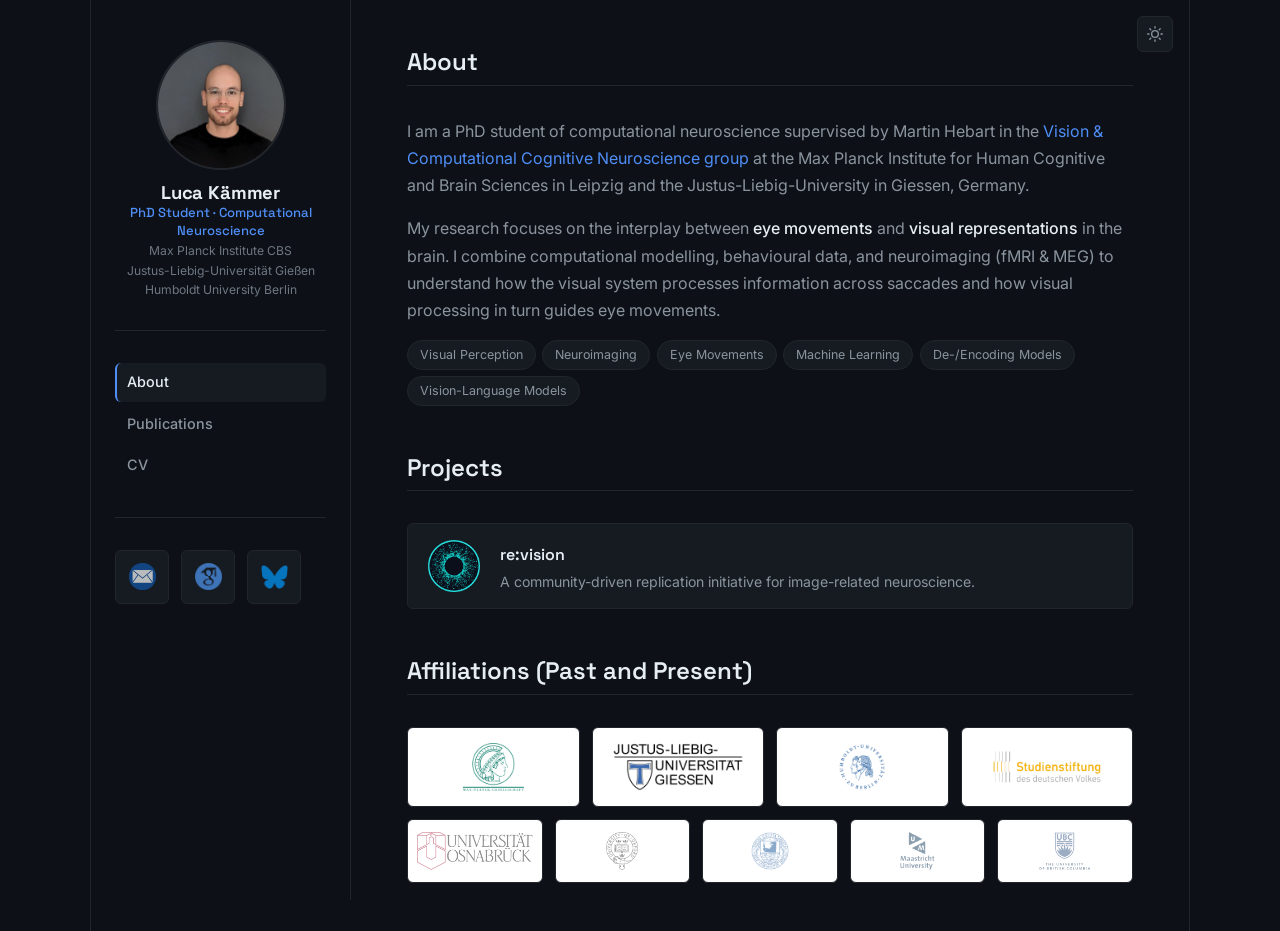
<file: index.html>
<!DOCTYPE html>
<html lang="en">
<head>
  <meta charset="UTF-8">
  <meta name="viewport" content="width=device-width, initial-scale=1.0">
  <title>Luca Kämmer — Computational Neuroscience</title>
  <meta name="description" content="PhD student in computational neuroscience at MPI CBS, Justus-Liebig-Universität Gießen, and Humboldt University Berlin.">
  <meta name="keywords" content="Luca Kämmer, Luca Kaemmer, Luca Kammer, computational neuroscience, MPI CBS, Hebart Lab, eye movements, fMRI, MEG, visual perception">
  <meta name="author" content="Luca Kämmer">
  <link rel="canonical" href="https://lucakaemmer.github.io/">
  <meta property="og:type" content="website">
  <meta property="og:url" content="https://lucakaemmer.github.io/">
  <meta property="og:title" content="Luca Kämmer — Computational Neuroscience">
  <meta property="og:description" content="PhD student in computational neuroscience at MPI CBS, Justus-Liebig-Universität Gießen, and Humboldt University Berlin.">
  <meta property="og:site_name" content="Luca Kämmer">
  <script type="application/ld+json">
  {
    "@context": "https://schema.org",
    "@type": "Person",
    "name": "Luca Kämmer",
    "alternateName": ["Luca Kaemmer", "Luca Kammer"],
    "url": "https://lucakaemmer.github.io",
    "email": "lucakaemmer@gmx.de",
    "jobTitle": "PhD Student",
    "description": "PhD student in computational neuroscience studying the interplay between eye movements and object representations using fMRI, MEG, and computational modelling.",
    "affiliation": [
      {"@type": "Organization", "name": "Max Planck Institute for Human Cognitive and Brain Sciences"},
      {"@type": "Organization", "name": "Justus-Liebig-Universität Gießen"},
      {"@type": "Organization", "name": "Humboldt University Berlin"}
    ],
    "knowsAbout": ["Computational Neuroscience", "Visual Perception", "fMRI", "MEG", "Eye Movements", "Machine Learning"],
    "sameAs": [
      "https://scholar.google.com/citations?user=UzZ-Sy4AAAAJ",
      "https://bsky.app/profile/lucakaemmer.bsky.social"
    ]
  }
  </script>
  <link rel="preconnect" href="https://fonts.googleapis.com">
  <link rel="preconnect" href="https://fonts.gstatic.com" crossorigin>
  <link href="https://fonts.googleapis.com/css2?family=Space+Grotesk:wght@400;500;600;700&family=Inter:ital,wght@0,400;0,500;1,400&display=swap" rel="stylesheet">
  <link rel="stylesheet" href="style.css">
  <script src="theme.js"></script>
</head>
<body>
<div class="layout">
<button id="theme-toggle" aria-label="Toggle light/dark mode">
  <svg class="icon-sun" xmlns="http://www.w3.org/2000/svg" width="16" height="16" viewBox="0 0 24 24" fill="none" stroke="currentColor" stroke-width="2" stroke-linecap="round" stroke-linejoin="round"><circle cx="12" cy="12" r="5"/><line x1="12" y1="1" x2="12" y2="3"/><line x1="12" y1="21" x2="12" y2="23"/><line x1="4.22" y1="4.22" x2="5.64" y2="5.64"/><line x1="18.36" y1="18.36" x2="19.78" y2="19.78"/><line x1="1" y1="12" x2="3" y2="12"/><line x1="21" y1="12" x2="23" y2="12"/><line x1="4.22" y1="19.78" x2="5.64" y2="18.36"/><line x1="18.36" y1="5.64" x2="19.78" y2="4.22"/></svg>
  <svg class="icon-moon" xmlns="http://www.w3.org/2000/svg" width="16" height="16" viewBox="0 0 24 24" fill="none" stroke="currentColor" stroke-width="2" stroke-linecap="round" stroke-linejoin="round"><path d="M21 12.79A9 9 0 1 1 11.21 3 7 7 0 0 0 21 12.79z"/></svg>
</button>

  <!-- Sidebar -->
  <aside class="sidebar">
    <div class="sidebar-profile">
      <img src="image.png" alt="Luca Kämmer" class="sidebar-photo">
      <div>
        <h1 class="sidebar-name">Luca Kämmer</h1>
        <p class="sidebar-title">PhD Student · Computational Neuroscience</p>
        <div class="sidebar-affiliations">
          <span>Max Planck Institute CBS</span>
          <span>Justus-Liebig-Universität Gießen</span>
          <span>Humboldt University Berlin</span>
        </div>
      </div>
    </div>

    <div class="sidebar-divider"></div>

    <nav class="sidebar-nav">
      <ul>
        <li><a href="index.html" class="active">About</a></li>
        <li><a href="publications.html">Publications</a></li>
        <li><a href="cv.html">CV</a></li>
      </ul>
    </nav>

    <div class="sidebar-divider"></div>

    <div class="sidebar-links">
      <a href="mailto:lucakaemmer@gmx.de" class="sidebar-icon-link" title="Email">
        <img src="icons/email.png" alt="Email">
      </a>
      <a href="https://scholar.google.com/citations?user=UzZ-Sy4AAAAJ&hl=en" class="sidebar-icon-link" target="_blank" rel="noopener" title="Google Scholar">
        <img src="icons/scholar.png" alt="Google Scholar">
      </a>
      <a href="https://bsky.app/profile/lucakaemmer.bsky.social" class="sidebar-icon-link" target="_blank" rel="noopener" title="Bluesky">
        <img src="icons/bluesky.png" alt="Bluesky">
      </a>
    </div>

  </aside>

  <!-- Main content -->
  <main class="content">
    <section class="section">
      <h2 class="section-title">About</h2>
      <div class="about-text">
        <p>
          I am a PhD student of computational neuroscience supervised by Martin Hebart in the 
          <a href="https://hebartlab.com/" target="_blank" rel="noopener">Vision &amp; Computational Cognitive Neuroscience group</a>
          at the Max Planck Institute for Human Cognitive and Brain Sciences in Leipzig and the Justus-Liebig-University in Giessen, Germany.
        </p>
        <p>
          My research focuses on the interplay between <strong>eye movements</strong> and <strong>visual representations</strong> in the brain. 
          I combine computational modelling, behavioural data, and neuroimaging (fMRI &amp; MEG) to understand how the visual
          system processes information across saccades and how visual processing in turn guides eye movements.
        </p>
        <div class="tag-group">
          <span class="tag">Visual Perception</span>
          <span class="tag">Neuroimaging</span>
          <span class="tag">Eye Movements</span>
          <span class="tag">Machine Learning</span>
          <span class="tag">De-/Encoding Models</span>
          <span class="tag">Vision-Language Models</span>
        </div>
      </div>
    </section>

    <section class="section">
      <h2 class="section-title">Projects</h2>
      <div class="project-grid">
        <a href="https://re-vision-initiative.org/" class="project-card" target="_blank" rel="noopener">
          <img src="logos_new/revision-logo.png" alt="re:vision logo" class="project-icon">
          <div class="project-info">
            <span class="project-name">re:vision</span>
            <span class="project-desc">A community-driven replication initiative for image-related neuroscience.</span>
          </div>
        </a>
      </div>
    </section>

    <section class="section">
      <h2 class="section-title">Affiliations (Past and Present)</h2>
      <div class="affil-grid affil-grid--primary">
        <div class="affil-box"><img src="logos_new/mpi.png" alt="Max Planck Institute CBS"></div>
        <div class="affil-box"><img src="logos_new/JLU.png" alt="Justus-Liebig-Universität Gießen"></div>
        <div class="affil-box"><img src="logos_new/hu_berlin.png" alt="Humboldt University Berlin"></div>
        <div class="affil-box"><img src="logos_new/studienstiftung.png" alt="Studienstiftung des deutschen Volkes"></div>
      </div>
      <div class="affil-grid affil-grid--secondary">
        <div class="affil-box affil-box--dim"><img src="logos_new/osna.png" alt="University of Osnabrück"></div>
        <div class="affil-box affil-box--dim"><img src="logos_new/oxford.png" alt="University of Oxford"></div>
        <div class="affil-box affil-box--dim"><img src="logos_new/fu_Berlin.png" alt="Freie Universität Berlin"></div>
        <div class="affil-box affil-box--dim"><img src="logos_new/maastricht.png" alt="Maastricht University"></div>
        <div class="affil-box affil-box--dim"><img src="logos_new/ubc.png" alt="University of British Columbia"></div>
      </div>
    </section>
  </main>

</div>
</div>
</body>
</html>
</file>
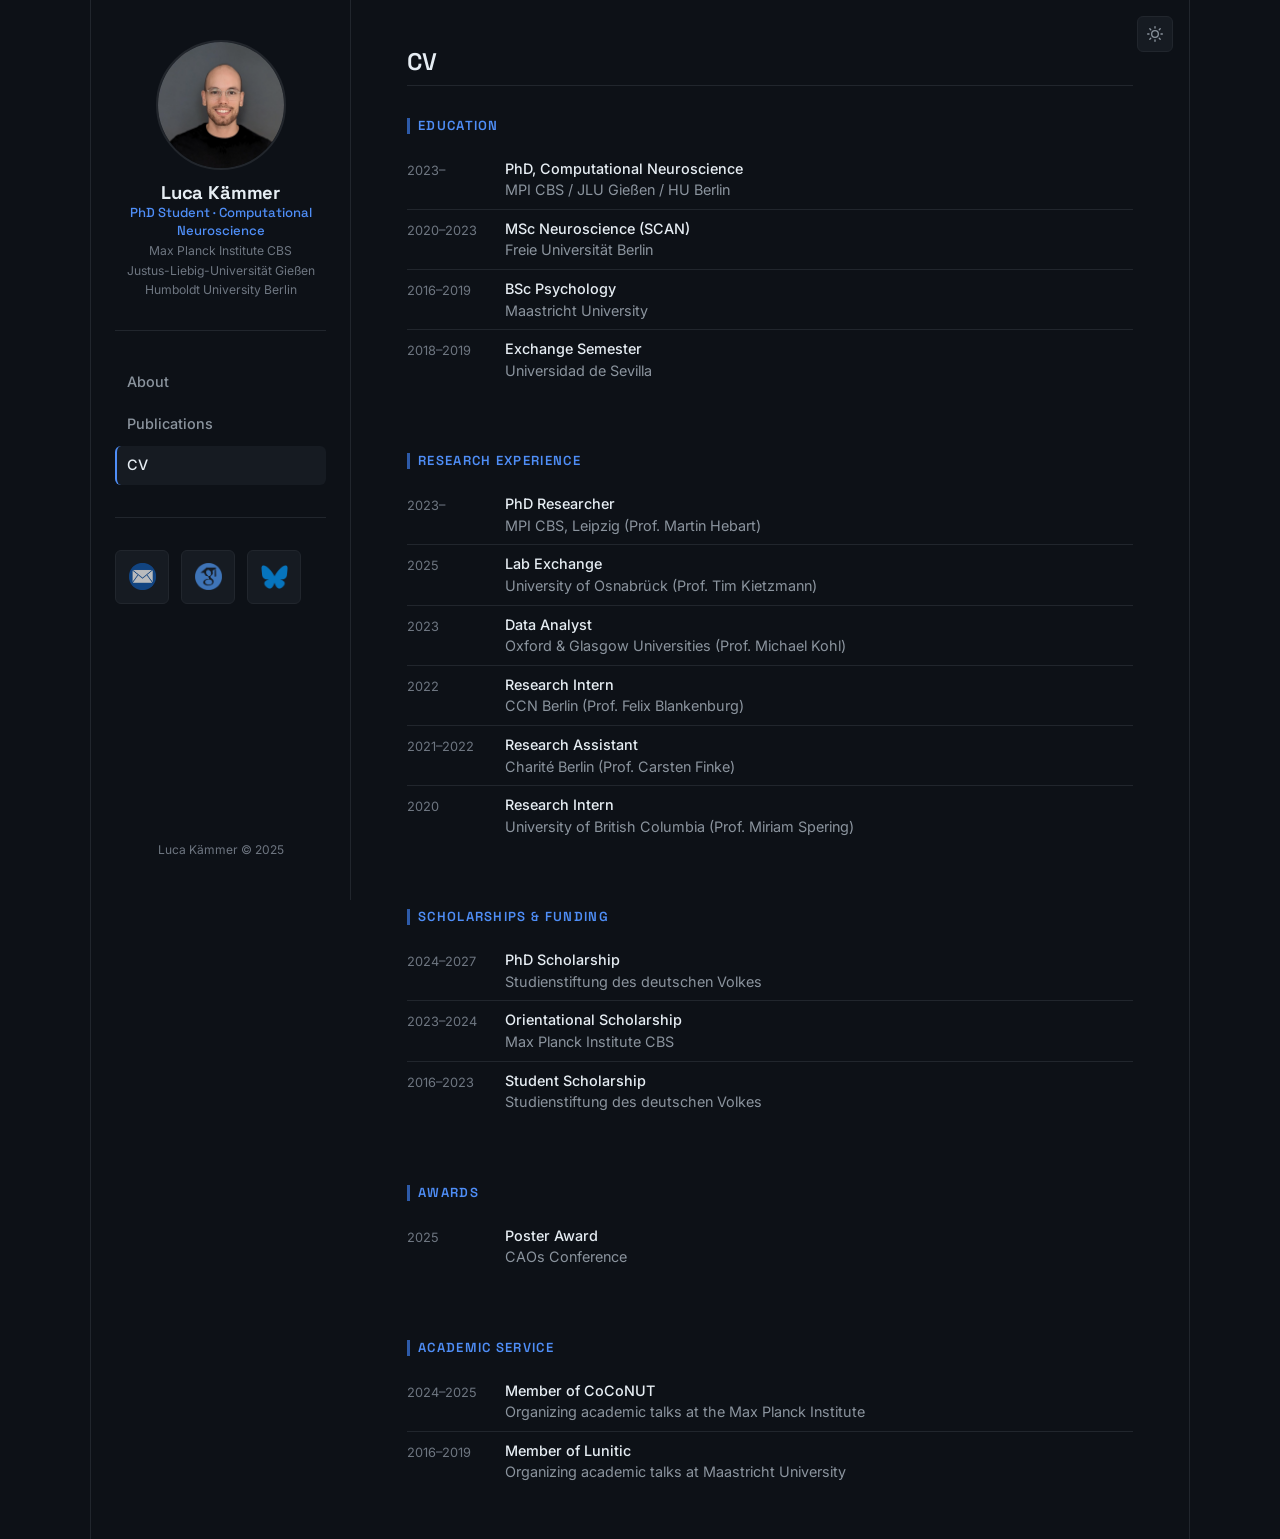
<file: cv.html>
<!DOCTYPE html>
<html lang="en">
<head>
  <meta charset="UTF-8">
  <meta name="viewport" content="width=device-width, initial-scale=1.0">
  <title>CV — Luca Kämmer</title>
  <meta name="description" content="CV of Luca Kämmer — PhD student in computational neuroscience.">
  <meta name="author" content="Luca Kämmer">
  <link rel="canonical" href="https://lucakaemmer.github.io/cv.html">
  <meta property="og:type" content="website">
  <meta property="og:url" content="https://lucakaemmer.github.io/cv.html">
  <meta property="og:title" content="CV — Luca Kämmer">
  <meta property="og:description" content="CV of Luca Kämmer — PhD student in computational neuroscience.">
  <meta property="og:site_name" content="Luca Kämmer">
  <link rel="preconnect" href="https://fonts.googleapis.com">
  <link rel="preconnect" href="https://fonts.gstatic.com" crossorigin>
  <link href="https://fonts.googleapis.com/css2?family=Space+Grotesk:wght@400;500;600;700&family=Inter:ital,wght@0,400;0,500;1,400&display=swap" rel="stylesheet">
  <link rel="stylesheet" href="style.css">
  <script src="theme.js"></script>
</head>
<body>
<div class="layout">
<button id="theme-toggle" aria-label="Toggle light/dark mode">
  <svg class="icon-sun" xmlns="http://www.w3.org/2000/svg" width="16" height="16" viewBox="0 0 24 24" fill="none" stroke="currentColor" stroke-width="2" stroke-linecap="round" stroke-linejoin="round"><circle cx="12" cy="12" r="5"/><line x1="12" y1="1" x2="12" y2="3"/><line x1="12" y1="21" x2="12" y2="23"/><line x1="4.22" y1="4.22" x2="5.64" y2="5.64"/><line x1="18.36" y1="18.36" x2="19.78" y2="19.78"/><line x1="1" y1="12" x2="3" y2="12"/><line x1="21" y1="12" x2="23" y2="12"/><line x1="4.22" y1="19.78" x2="5.64" y2="18.36"/><line x1="18.36" y1="5.64" x2="19.78" y2="4.22"/></svg>
  <svg class="icon-moon" xmlns="http://www.w3.org/2000/svg" width="16" height="16" viewBox="0 0 24 24" fill="none" stroke="currentColor" stroke-width="2" stroke-linecap="round" stroke-linejoin="round"><path d="M21 12.79A9 9 0 1 1 11.21 3 7 7 0 0 0 21 12.79z"/></svg>
</button>

  <!-- Sidebar -->
  <aside class="sidebar">
    <div class="sidebar-profile">
      <img src="image.png" alt="Luca Kämmer" class="sidebar-photo">
      <div>
        <h1 class="sidebar-name">Luca Kämmer</h1>
        <p class="sidebar-title">PhD Student · Computational Neuroscience</p>
        <div class="sidebar-affiliations">
          <span>Max Planck Institute CBS</span>
          <span>Justus-Liebig-Universität Gießen</span>
          <span>Humboldt University Berlin</span>
        </div>
      </div>
    </div>

    <div class="sidebar-divider"></div>

    <nav class="sidebar-nav">
      <ul>
        <li><a href="index.html">About</a></li>
        <li><a href="publications.html">Publications</a></li>
        <li><a href="cv.html" class="active">CV</a></li>
      </ul>
    </nav>

    <div class="sidebar-divider"></div>

    <div class="sidebar-links">
      <a href="mailto:lucakaemmer@gmx.de" class="sidebar-icon-link" title="Email">
        <img src="icons/email.png" alt="Email">
      </a>
      <a href="https://scholar.google.com/citations?user=UzZ-Sy4AAAAJ&hl=en" class="sidebar-icon-link" target="_blank" rel="noopener" title="Google Scholar">
        <img src="icons/scholar.png" alt="Google Scholar">
      </a>
      <a href="https://bsky.app/profile/lucakaemmer.bsky.social" class="sidebar-icon-link" target="_blank" rel="noopener" title="Bluesky">
        <img src="icons/bluesky.png" alt="Bluesky">
      </a>
    </div>

    <div class="sidebar-spacer"></div>
    <p class="sidebar-footer">Luca Kämmer &copy; 2025</p>
  </aside>

  <!-- Main content -->
  <main class="content">
    <section class="section">
      <h2 class="section-title">CV</h2>

      <div class="cv-grid">

        <div class="cv-block">
          <h3 class="cv-block-title">Education</h3>
          <ul class="cv-list">
            <li class="cv-item">
              <span class="cv-date">2023–</span>
              <div class="cv-details">
                <strong>PhD, Computational Neuroscience</strong><br>
                MPI CBS / JLU Gießen / HU Berlin
              </div>
            </li>
            <li class="cv-item">
              <span class="cv-date">2020–2023</span>
              <div class="cv-details">
                <strong>MSc Neuroscience (SCAN)</strong><br>
                Freie Universität Berlin
              </div>
            </li>
            <li class="cv-item">
              <span class="cv-date">2016–2019</span>
              <div class="cv-details">
                <strong>BSc Psychology</strong><br>
                Maastricht University
              </div>
            </li>
            <li class="cv-item">
              <span class="cv-date">2018–2019</span>
              <div class="cv-details">
                <strong>Exchange Semester</strong><br>
                Universidad de Sevilla
              </div>
            </li>
          </ul>
        </div>

        <div class="cv-block">
          <h3 class="cv-block-title">Research Experience</h3>
          <ul class="cv-list">
            <li class="cv-item">
              <span class="cv-date">2023–</span>
              <div class="cv-details">
                <strong>PhD Researcher</strong><br>
                MPI CBS, Leipzig (Prof. Martin Hebart)
              </div>
            </li>
            <li class="cv-item">
              <span class="cv-date">2025</span>
              <div class="cv-details">
                <strong>Lab Exchange</strong><br>
                University of Osnabrück (Prof. Tim Kietzmann)
              </div>
            </li>
            <li class="cv-item">
              <span class="cv-date">2023</span>
              <div class="cv-details">
                <strong>Data Analyst</strong><br>
                Oxford &amp; Glasgow Universities (Prof. Michael Kohl)
              </div>
            </li>
            <li class="cv-item">
              <span class="cv-date">2022</span>
              <div class="cv-details">
                <strong>Research Intern</strong><br>
                CCN Berlin (Prof. Felix Blankenburg)
              </div>
            </li>
            <li class="cv-item">
              <span class="cv-date">2021–2022</span>
              <div class="cv-details">
                <strong>Research Assistant</strong><br>
                Charité Berlin (Prof. Carsten Finke)
              </div>
            </li>
            <li class="cv-item">
              <span class="cv-date">2020</span>
              <div class="cv-details">
                <strong>Research Intern</strong><br>
                University of British Columbia (Prof. Miriam Spering)
              </div>
            </li>
          </ul>
        </div>

        <div class="cv-block">
          <h3 class="cv-block-title">Scholarships &amp; Funding</h3>
          <ul class="cv-list">
            <li class="cv-item">
              <span class="cv-date">2024–2027</span>
              <div class="cv-details">
                <strong>PhD Scholarship</strong><br>
                Studienstiftung des deutschen Volkes
              </div>
            </li>
            <li class="cv-item">
              <span class="cv-date">2023–2024</span>
              <div class="cv-details">
                <strong>Orientational Scholarship</strong><br>
                Max Planck Institute CBS
              </div>
            </li>
            <li class="cv-item">
              <span class="cv-date">2016–2023</span>
              <div class="cv-details">
                <strong>Student Scholarship</strong><br>
                Studienstiftung des deutschen Volkes
              </div>
            </li>
          </ul>
        </div>

        <div class="cv-block">
          <h3 class="cv-block-title">Awards</h3>
          <ul class="cv-list">
            <li class="cv-item">
              <span class="cv-date">2025</span>
              <div class="cv-details">
                <strong>Poster Award</strong><br>
                CAOs Conference
              </div>
            </li>
          </ul>
        </div>

        <div class="cv-block">
          <h3 class="cv-block-title">Academic Service</h3>
          <ul class="cv-list">
            <li class="cv-item">
              <span class="cv-date">2024–2025</span>
              <div class="cv-details">
                <strong>Member of CoCoNUT</strong><br>
                Organizing academic talks at the Max Planck Institute
              </div>
            </li>
            <li class="cv-item">
              <span class="cv-date">2016–2019</span>
              <div class="cv-details">
                <strong>Member of Lunitic</strong><br>
                Organizing academic talks at Maastricht University
              </div>
            </li>
          </ul>
        </div>

      </div>
    </section>
  </main>

</div>
</div>
</body>
</html>
</file>
<file: style.css>
/* ============================================================
   CSS Custom Properties
   ============================================================ */
:root {
  --bg-base:        #0d1117;
  --bg-surface:     #161b22;
  --bg-hover:       #1c2128;
  --border:         #21262d;

  --text-primary:   #e6edf3;
  --text-secondary: #8b949e;
  --text-muted:     #6e7681;

  --accent:         #4f8ef7;
  --accent-dim:     #2d5aa8;

  --font-heading: 'Space Grotesk', sans-serif;
  --font-body:    'Inter', sans-serif;

  --sidebar-width: 260px;
  --radius:        6px;

  --space-sm:  0.5rem;
  --space-md:  1rem;
  --space-lg:  2rem;
  --space-xl:  4rem;
}

/* ============================================================
   Light mode overrides
   ============================================================ */
html.light {
  --bg-base:        #ffffff;
  --bg-surface:     #f6f8fa;
  --bg-hover:       #eaeef2;
  --border:         #d0d7de;
  --text-primary:   #1f2328;
  --text-secondary: #57606a;
  --text-muted:     #848d97;
  --accent:         #0969da;
  --accent-dim:     #0550ae;
}

/* ============================================================
   Theme toggle button
   ============================================================ */
#theme-toggle {
  position: absolute;
  top: 1rem;
  right: 1rem;
  z-index: 100;
  width: 36px;
  height: 36px;
  border-radius: var(--radius);
  border: 1px solid var(--border);
  background: var(--bg-surface);
  color: var(--text-secondary);
  cursor: pointer;
  display: flex;
  align-items: center;
  justify-content: center;
  transition: border-color 0.2s, background 0.2s, color 0.2s;
  padding: 0;
}

#theme-toggle:hover {
  border-color: var(--accent);
  color: var(--text-primary);
  background: var(--bg-hover);
}

.icon-moon { display: none; }
html.light .icon-sun  { display: none; }
html.light .icon-moon { display: block; }

/* ============================================================
   Reset & Base
   ============================================================ */
*, *::before, *::after {
  box-sizing: border-box;
  margin: 0;
  padding: 0;
}

html {
  scroll-behavior: smooth;
}

body {
  background: var(--bg-base);
  color: var(--text-primary);
  font-family: var(--font-body);
  font-size: 1rem;
  line-height: 1.7;
}

a {
  color: var(--accent);
  text-decoration: none;
}

a:hover {
  text-decoration: underline;
}

h1, h2, h3, h4 {
  font-family: var(--font-heading);
  font-weight: 600;
  line-height: 1.2;
}

/* ============================================================
   Layout
   ============================================================ */
.layout {
  display: flex;
  min-height: 100vh;
  max-width: 1100px;
  margin: 0 auto;
  border-left: 1px solid var(--border);
  border-right: 1px solid var(--border);
  position: relative;
}

/* ============================================================
   Sidebar
   ============================================================ */
.sidebar {
  width: var(--sidebar-width);
  flex-shrink: 0;
  position: sticky;
  top: 0;
  height: 100vh;
  overflow-y: auto;
  border-right: 1px solid var(--border);
  padding: 2.5rem 1.5rem;
  display: flex;
  flex-direction: column;
  gap: 2rem;
  background: var(--bg-base);
}

/* Profile block */
.sidebar-profile {
  display: flex;
  flex-direction: column;
  align-items: center;
  text-align: center;
  gap: 0.75rem;
}

.sidebar-photo {
  width: 130px;
  height: 130px;
  border-radius: 50%;
  object-fit: cover;
  border: 2px solid var(--border);
  filter: grayscale(15%);
  display: block;
}

.sidebar-name {
  font-size: 1.15rem;
  font-weight: 700;
  color: var(--text-primary);
  letter-spacing: -0.01em;
  font-family: var(--font-heading);
}

.sidebar-title {
  font-size: 0.82rem;
  color: var(--accent);
  font-family: var(--font-heading);
  font-weight: 500;
  line-height: 1.4;
}

.sidebar-affiliations {
  display: flex;
  flex-direction: column;
  gap: 0.15rem;
  margin-top: 0.1rem;
}

.sidebar-affiliations span {
  font-size: 0.76rem;
  color: var(--text-muted);
  line-height: 1.4;
}

/* Divider */
.sidebar-divider {
  height: 1px;
  background: var(--border);
  flex-shrink: 0;
}

/* Nav */
.sidebar-nav ul {
  list-style: none;
  display: flex;
  flex-direction: column;
  gap: 0.15rem;
}

.sidebar-nav a {
  display: block;
  padding: 0.45rem 0.75rem;
  border-radius: var(--radius);
  font-size: 0.9rem;
  font-weight: 500;
  color: var(--text-secondary);
  text-decoration: none;
  transition: color 0.15s, background 0.15s;
}

.sidebar-nav a:hover {
  color: var(--text-primary);
  background: var(--bg-hover);
  text-decoration: none;
}

.sidebar-nav a.active {
  color: var(--text-primary);
  background: var(--bg-surface);
  border-left: 2px solid var(--accent);
  padding-left: calc(0.75rem - 2px);
}

/* External icon links */
.sidebar-links {
  display: flex;
  flex-direction: row;
  gap: 0.75rem;
  align-items: center;
}

.sidebar-icon-link {
  display: flex;
  align-items: center;
  justify-content: center;
  width: 54px;
  height: 54px;
  border-radius: var(--radius);
  border: 1px solid var(--border);
  background: var(--bg-surface);
  transition: border-color 0.2s, background 0.2s;
  text-decoration: none;
  flex-shrink: 0;
}

.sidebar-icon-link:hover {
  border-color: var(--accent);
  background: var(--bg-hover);
  text-decoration: none;
}

.sidebar-icon-link img {
  width: 27px;
  height: 27px;
  object-fit: contain;
  display: block;
  opacity: 0.7;
  transition: opacity 0.2s;
}

.sidebar-icon-link:hover img {
  opacity: 1;
}

/* Footer at bottom of sidebar */
.sidebar-spacer {
  flex: 1;
}

.sidebar-footer {
  font-size: 0.75rem;
  color: var(--text-muted);
  text-align: center;
}

/* ============================================================
   Content area
   ============================================================ */
.content {
  flex: 1;
  min-width: 0;
  padding: 3rem 3.5rem;
  display: flex;
  flex-direction: column;
  gap: 3rem;
}

/* ============================================================
   Sections
   ============================================================ */
.section {
  padding: 0;
}

.section-title {
  font-size: 1.5rem;
  color: var(--text-primary);
  margin-bottom: var(--space-lg);
  padding-bottom: var(--space-sm);
  border-bottom: 1px solid var(--border);
}

.subsection-title {
  font-size: 0.82rem;
  color: var(--text-secondary);
  text-transform: uppercase;
  letter-spacing: 0.1em;
  margin-bottom: var(--space-md);
  font-weight: 600;
}

/* ============================================================
   About
   ============================================================ */
.about-grid {
  display: grid;
  grid-template-columns: 1fr 1fr;
  gap: var(--space-xl);
  align-items: start;
}

.about-text p {
  color: var(--text-secondary);
  margin-bottom: var(--space-md);
}

.about-text p:last-of-type {
  margin-bottom: 0;
}

.about-text strong {
  color: var(--text-primary);
  font-weight: 500;
}

.about-text a {
  color: var(--accent);
}

.tag-group {
  display: flex;
  flex-wrap: wrap;
  gap: 0.4rem;
  margin-top: var(--space-md);
}

.tag {
  display: inline-block;
  padding: 0.2rem 0.75rem;
  border: 1px solid var(--border);
  border-radius: 20px;
  font-size: 0.78rem;
  color: var(--text-secondary);
  background: var(--bg-surface);
}

#coauthor-graph {
  width: 100%;
  height: 460px;
  background: var(--bg-surface);
  border: 1px solid var(--border);
  border-radius: var(--radius);
  overflow: hidden;
}

/* ============================================================
   Projects
   ============================================================ */
.project-grid {
  display: flex;
  flex-direction: column;
  gap: 0.75rem;
}

.project-card {
  display: flex;
  align-items: center;
  gap: 1.25rem;
  padding: 1rem 1.25rem;
  background: var(--bg-surface);
  border: 1px solid var(--border);
  border-radius: var(--radius);
  text-decoration: none;
  transition: border-color 0.2s, background 0.2s;
}

.project-card:hover {
  border-color: var(--accent);
  background: var(--bg-hover);
  text-decoration: none;
}

.project-icon {
  width: 52px;
  height: 52px;
  object-fit: contain;
  flex-shrink: 0;
  border-radius: 4px;
}

.project-info {
  display: flex;
  flex-direction: column;
  gap: 0.2rem;
}

.project-name {
  font-size: 1rem;
  font-weight: 600;
  color: var(--text-primary);
  font-family: var(--font-heading);
}

.project-desc {
  font-size: 0.88rem;
  color: var(--text-secondary);
  line-height: 1.5;
}

/* ============================================================
   Affiliations
   ============================================================ */
.affil-grid {
  display: grid;
  gap: 0.75rem;
}

.affil-grid--primary {
  grid-template-columns: repeat(4, 1fr);
  margin-bottom: 0.75rem;
}

.affil-grid--secondary {
  grid-template-columns: repeat(5, 1fr);
}

.affil-box {
  background: #ffffff;
  border: 1px solid var(--border);
  border-radius: var(--radius);
  height: 80px;
  display: flex;
  align-items: center;
  justify-content: center;
  padding: 0.75rem;
}

.affil-box img {
  max-width: 100%;
  max-height: 48px;
  width: auto;
  object-fit: contain;
  display: block;
}

.affil-grid--secondary .affil-box {
  height: 64px;
  padding: 0.5rem;
}

.affil-grid--secondary .affil-box img {
  max-height: 38px;
}

.affil-box--dim img {
  opacity: 0.45;
}

@media (max-width: 768px) {
  .affil-grid--primary  { grid-template-columns: repeat(2, 1fr); }
  .affil-grid--secondary { grid-template-columns: repeat(3, 1fr); }
}

/* ============================================================
   Publications
   ============================================================ */
.pub-group {
  margin-bottom: var(--space-xl);
}

.pub-group:last-child {
  margin-bottom: 0;
}

.pub-group-title {
  font-size: 0.82rem;
  font-weight: 600;
  color: var(--accent);
  text-transform: uppercase;
  letter-spacing: 0.1em;
  margin-bottom: var(--space-md);
  padding-left: var(--space-sm);
  border-left: 3px solid var(--accent-dim);
}

.pub-year-group {
  margin-bottom: var(--space-lg);
}

.pub-year-group:last-child {
  margin-bottom: 0;
}

.pub-year-label {
  font-size: 1rem;
  font-weight: 600;
  color: var(--text-primary);
  font-family: var(--font-heading);
  margin-bottom: 0.6rem;
}

.pub-list {
  list-style: none;
  display: flex;
  flex-direction: column;
  gap: 0.5rem;
}

.pub-item {
  padding: var(--space-md);
  background: var(--bg-surface);
  border: 1px solid var(--border);
  border-radius: var(--radius);
  transition: border-color 0.2s;
}

.pub-item:hover {
  border-color: var(--accent-dim);
}

.pub-content {
  display: flex;
  justify-content: space-between;
  align-items: flex-start;
  gap: 1rem;
  font-size: 0.92rem;
}

.pub-main {
  display: flex;
  flex-direction: column;
  gap: 0.25rem;
  flex: 1;
  min-width: 0;
}

.pub-title {
  color: var(--text-primary);
  font-weight: 600;
  line-height: 1.4;
}

.pub-authors {
  color: var(--text-secondary);
  font-size: 0.88rem;
  line-height: 1.5;
}

.pub-venue {
  color: var(--text-muted);
  font-size: 0.85rem;
}

.pub-me {
  color: var(--text-primary);
  font-weight: 600;
  text-decoration: underline;
  text-decoration-color: var(--accent-dim);
  text-underline-offset: 2px;
}

.pub-meta {
  display: flex;
  flex-direction: column;
  align-items: flex-end;
  gap: 0.3rem;
  flex-shrink: 0;
  text-align: right;
}

.pub-year {
  color: var(--text-muted);
  font-size: 0.82rem;
  white-space: nowrap;
}

.pub-note {
  display: inline-block;
  padding: 0.2rem 0.6rem;
  border: 1px solid var(--accent-dim);
  border-radius: 4px;
  font-size: 0.78rem;
  color: var(--accent);
  white-space: nowrap;
  text-align: center;
}

/* ============================================================
   CV
   ============================================================ */
.btn {
  display: inline-block;
  padding: 0.55rem 1.4rem;
  border-radius: var(--radius);
  font-family: var(--font-heading);
  font-size: 0.9rem;
  font-weight: 500;
  cursor: pointer;
  transition: background 0.2s, color 0.2s;
  text-decoration: none;
  margin-bottom: var(--space-xl);
}

.btn--primary {
  background: var(--accent-dim);
  border: 1px solid var(--accent);
  color: var(--text-primary);
}

.btn--primary:hover {
  background: var(--accent);
  text-decoration: none;
}

.cv-grid {
  display: flex;
  flex-direction: column;
  gap: var(--space-xl);
}

.cv-block-title {
  font-size: 0.82rem;
  font-weight: 600;
  color: var(--accent);
  text-transform: uppercase;
  letter-spacing: 0.1em;
  margin-bottom: var(--space-md);
  padding-left: var(--space-sm);
  border-left: 3px solid var(--accent-dim);
}

.cv-list { list-style: none; }

.cv-item {
  display: grid;
  grid-template-columns: 90px 1fr;
  gap: var(--space-sm);
  padding: var(--space-sm) 0;
  border-bottom: 1px solid var(--border);
  font-size: 0.9rem;
}

.cv-item:last-child { border-bottom: none; }

.cv-date {
  color: var(--text-muted);
  font-size: 0.8rem;
  padding-top: 2px;
  white-space: nowrap;
}

.cv-details {
  color: var(--text-secondary);
  line-height: 1.5;
}

.cv-details strong {
  color: var(--text-primary);
  font-weight: 500;
}

/* ============================================================
   Contact
   ============================================================ */
.contact-inner {
  max-width: 560px;
}

.contact-lead {
  color: var(--text-secondary);
  margin-bottom: var(--space-lg);
}

.contact-list {
  list-style: none;
  display: flex;
  flex-direction: column;
  gap: 0.5rem;
}

.contact-list li {
  display: flex;
  align-items: center;
  gap: var(--space-md);
  padding: var(--space-md);
  background: var(--bg-surface);
  border: 1px solid var(--border);
  border-radius: var(--radius);
  transition: border-color 0.2s;
}

.contact-list li:hover { border-color: var(--accent-dim); }

.contact-label {
  color: var(--text-muted);
  font-size: 0.82rem;
  text-transform: uppercase;
  letter-spacing: 0.08em;
  min-width: 110px;
  font-weight: 500;
}

/* ============================================================
   Responsive — mobile: sidebar becomes top bar
   ============================================================ */
@media (max-width: 768px) {
  .layout {
    flex-direction: column;
  }

  .sidebar {
    width: 100%;
    height: auto;
    position: static;
    border-right: none;
    border-bottom: 1px solid var(--border);
    padding: 1.5rem;
    gap: 1.25rem;
  }

  .sidebar-profile {
    flex-direction: row;
    text-align: left;
    align-items: center;
    gap: 1rem;
  }

  .sidebar-photo {
    width: 80px;
    height: 80px;
    flex-shrink: 0;
  }

  .sidebar-affiliations {
    margin-top: 0.25rem;
  }

  .sidebar-nav ul {
    flex-direction: row;
    flex-wrap: wrap;
    gap: 0.25rem;
  }

  .sidebar-nav a {
    padding: 0.35rem 0.75rem;
  }

  .sidebar-links {
    flex-direction: row;
  }

  .sidebar-spacer { display: none; }

  .sidebar-footer { display: none; }

  .content {
    padding: 2rem 1.5rem;
    gap: 2rem;
  }

  .about-grid {
    grid-template-columns: 1fr;
  }
}

@media (max-width: 480px) {
  .cv-item {
    grid-template-columns: 1fr;
    gap: 0.2rem;
  }

  .sidebar {
    padding: 1.25rem;
  }

  .content {
    padding: 1.5rem 1rem;
  }
}
</file>
